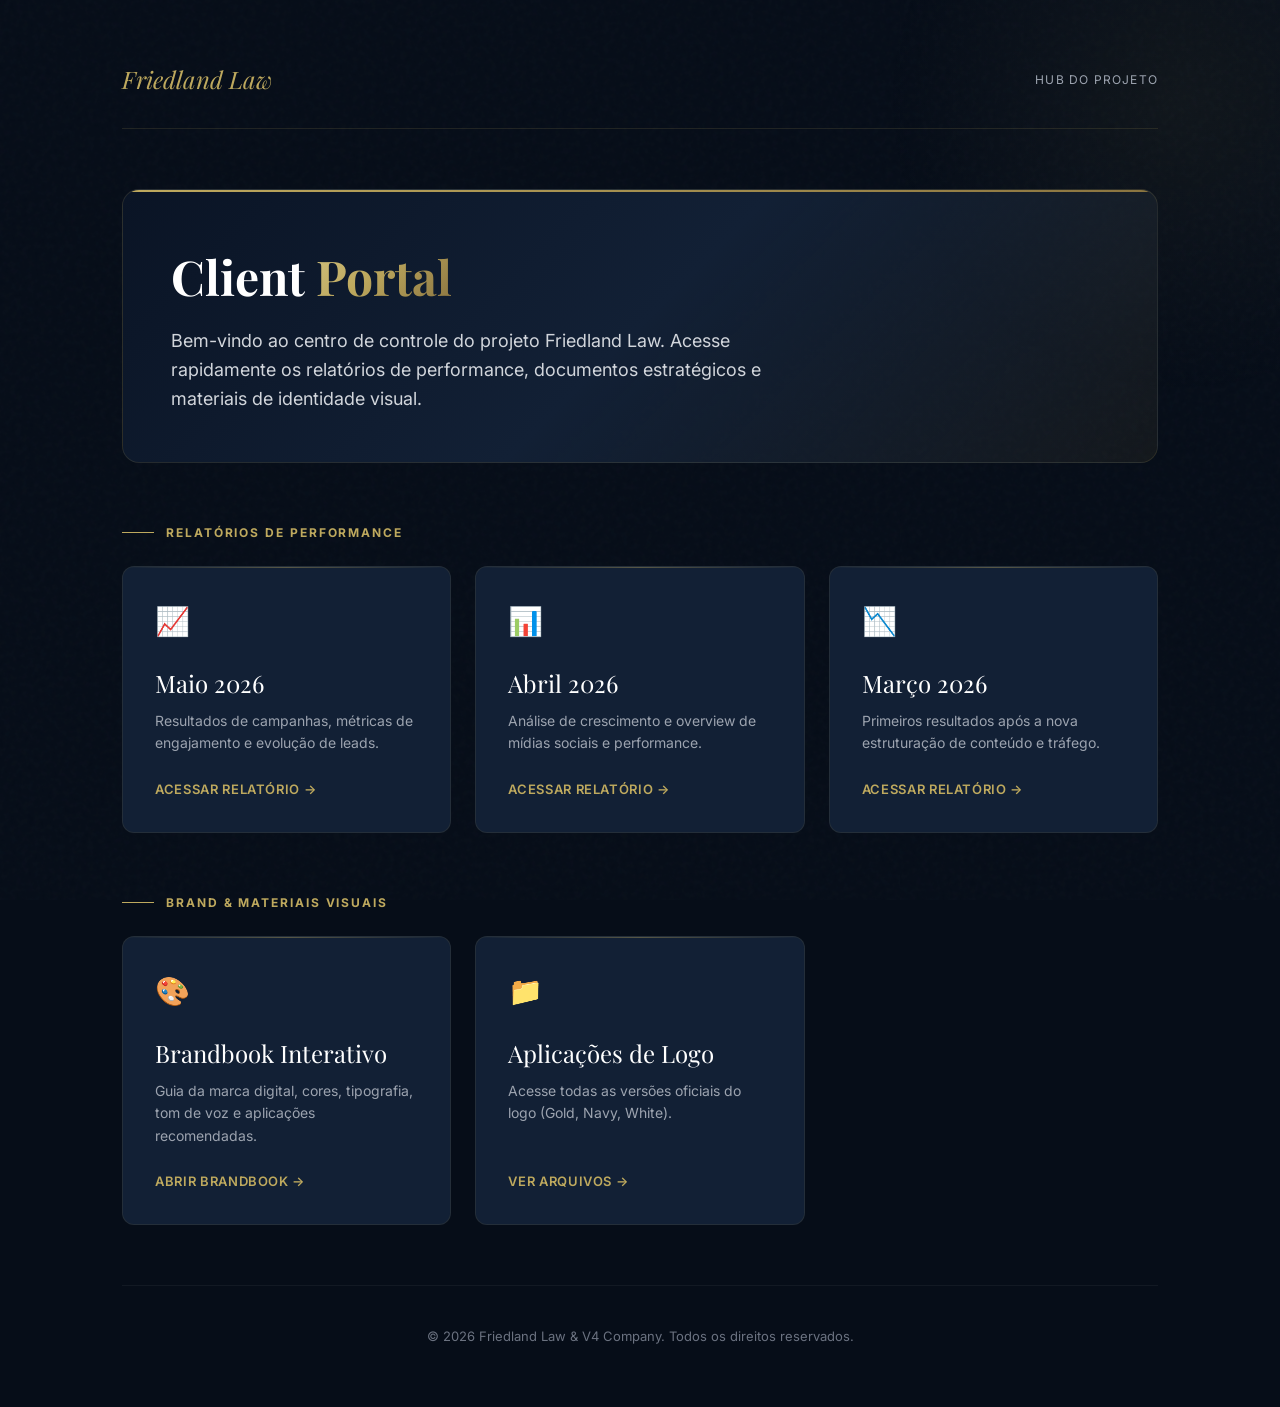
<file: index.html>
<!DOCTYPE html>
<html lang="pt-BR">
<head>
  <meta charset="UTF-8">
  <meta name="viewport" content="width=device-width, initial-scale=1.0">
  <title>Friedland Law | Client Portal</title>
  
  <link rel="preconnect" href="https://fonts.googleapis.com">
  <link rel="preconnect" href="https://fonts.gstatic.com" crossorigin>
  <link href="https://fonts.googleapis.com/css2?family=Inter:wght@300;400;500;600;700&family=Playfair+Display:ital,wght@0,400;0,700;1,400&display=swap" rel="stylesheet">
  
  <style>
    :root {
      --fl-navy-950: #060d18;
      --fl-navy-900: #0A1425;
      --fl-navy-800: #122035;
      --fl-navy-700: #1a2d4a;
      
      --fl-gold-500: #a8904f;
      --fl-gold-400: #BEA95E;
      --fl-gold-300: #cfc07e;
      
      --fl-white: #FFFFFF;
      --fl-gray-300: #D1D5DB;
      --fl-gray-400: #9CA3AF;
      --fl-gray-500: #6B7280;
      
      --fl-font-primary: 'Inter', sans-serif;
      --fl-font-display: 'Playfair Display', serif;
      
      --fl-radius-md: 10px;
      --fl-radius-lg: 12px;
      --fl-radius-xl: 17px;
    }

    * { margin: 0; padding: 0; box-sizing: border-box; }
    
    body {
      font-family: var(--fl-font-primary);
      background: var(--fl-navy-950);
      color: var(--fl-white);
      line-height: 1.6;
      overflow-x: hidden;
    }

    body::before {
      content: '';
      position: fixed;
      inset: 0;
      background-image: url("data:image/svg+xml,%3Csvg viewBox='0 0 200 200' xmlns='http://www.w3.org/2000/svg'%3E%3Cfilter id='n'%3E%3CfeTurbulence type='fractalNoise' baseFrequency='0.75' numOctaves='4' stitchTiles='stitch'/%3E%3C/filter%3E%3Crect width='100%25' height='100%25' filter='url(%23n)' opacity='0.04'/%3E%3C/svg%3E");
      pointer-events: none;
      z-index: 0;
      opacity: 0.6;
    }

    .ambient {
      position: fixed; inset: 0; pointer-events: none; z-index: 0;
    }
    .ambient::before {
      content: ''; position: absolute; top: -200px; right: -200px;
      width: 600px; height: 600px;
      background: radial-gradient(circle, rgba(190,169,94,0.06) 0%, transparent 70%);
      border-radius: 50%;
    }
    
    .container {
      max-width: 1100px;
      margin: 0 auto;
      padding: 60px 32px;
      position: relative;
      z-index: 1;
    }

    /* HEADER */
    header {
      display: flex;
      justify-content: space-between;
      align-items: center;
      margin-bottom: 60px;
      padding-bottom: 30px;
      border-bottom: 1px solid rgba(190,169,94,0.15);
    }
    
    .logo-area {
      display: flex;
      align-items: center;
      gap: 16px;
    }
    .logo-area img {
      height: 48px;
    }
    .portal-title {
      font-family: var(--fl-font-display);
      font-size: 24px;
      color: var(--fl-gold-400);
      font-style: italic;
    }

    /* HERO */
    .hero {
      background: linear-gradient(135deg, var(--fl-navy-900) 0%, var(--fl-navy-800) 50%, rgba(138,116,64,0.1) 100%);
      border: 1px solid rgba(190,169,94,0.15);
      border-radius: var(--fl-radius-xl);
      padding: 48px;
      margin-bottom: 60px;
      position: relative;
      overflow: hidden;
    }
    .hero::before {
      content: '';
      position: absolute; top: 0; left: 0; right: 0; height: 2px;
      background: linear-gradient(to right, var(--fl-gold-400), #8a7440);
    }
    .hero h1 {
      font-family: var(--fl-font-display);
      font-size: 48px;
      margin-bottom: 12px;
      color: var(--fl-white);
    }
    .hero h1 span {
      background: linear-gradient(135deg, var(--fl-gold-300) 0%, var(--fl-gold-400) 40%, #8a7440 100%);
      -webkit-background-clip: text;
      -webkit-text-fill-color: transparent;
    }
    .hero p {
      font-size: 18px;
      color: var(--fl-gray-300);
      max-width: 600px;
    }

    /* GRID SECTION */
    .section-title {
      font-size: 12px;
      font-weight: 700;
      letter-spacing: 0.16em;
      text-transform: uppercase;
      color: var(--fl-gold-400);
      margin-bottom: 24px;
      display: flex;
      align-items: center;
      gap: 12px;
    }
    .section-title::before {
      content: '';
      width: 32px; height: 1px;
      background: var(--fl-gold-400);
    }

    .grid {
      display: grid;
      grid-template-columns: repeat(auto-fill, minmax(320px, 1fr));
      gap: 24px;
      margin-bottom: 60px;
    }

    /* CARDS */
    .card {
      background: var(--fl-navy-800);
      border: 1px solid rgba(190,169,94,0.1);
      border-radius: var(--fl-radius-lg);
      padding: 32px;
      transition: all 0.3s ease;
      text-decoration: none;
      display: flex;
      flex-direction: column;
      position: relative;
      overflow: hidden;
    }
    .card:hover {
      border-color: rgba(190,169,94,0.4);
      transform: translateY(-4px);
      box-shadow: 0 12px 24px rgba(0,0,0,0.2);
    }
    .card::before {
      content: '';
      position: absolute; top: 0; left: 0; right: 0; height: 1px;
      background: linear-gradient(to right, transparent, rgba(190,169,94,0.4), transparent);
    }
    
    .card-icon {
      font-size: 28px;
      margin-bottom: 20px;
    }
    .card-title {
      font-family: var(--fl-font-display);
      font-size: 24px;
      color: var(--fl-white);
      margin-bottom: 8px;
    }
    .card-desc {
      font-size: 14px;
      color: var(--fl-gray-400);
      margin-bottom: 24px;
      flex-grow: 1;
    }
    .card-link {
      font-size: 13px;
      font-weight: 600;
      color: var(--fl-gold-400);
      letter-spacing: 0.05em;
      text-transform: uppercase;
      display: inline-flex;
      align-items: center;
      gap: 8px;
    }
    .card:hover .card-link {
      color: var(--fl-gold-300);
    }

    /* FOOTER */
    footer {
      text-align: center;
      padding-top: 40px;
      border-top: 1px solid rgba(255,255,255,0.05);
      color: var(--fl-gray-500);
      font-size: 13px;
    }
  </style>
</head>
<body>

  <div class="ambient"></div>

  <div class="container">
    <header>
      <div class="logo-area">
        <!-- Substitua pelo caminho do logo oficial se houver na Vercel -->
        <div class="portal-title">Friedland Law</div>
      </div>
      <div>
        <span style="font-size:12px; color:var(--fl-gray-400); letter-spacing:0.1em; text-transform:uppercase;">Hub do Projeto</span>
      </div>
    </header>

    <div class="hero">
      <h1>Client <span>Portal</span></h1>
      <p>Bem-vindo ao centro de controle do projeto Friedland Law. Acesse rapidamente os relatórios de performance, documentos estratégicos e materiais de identidade visual.</p>
    </div>

    <div class="section-title">Relatórios de Performance</div>
    <div class="grid">
      <!-- Report Maio 2026 -->
      <a href="/reports/2026/05/" class="card">
        <div class="card-icon">📈</div>
        <div class="card-title">Maio 2026</div>
        <div class="card-desc">Resultados de campanhas, métricas de engajamento e evolução de leads.</div>
        <div class="card-link">Acessar Relatório &rarr;</div>
      </a>
      
      <!-- Report Abril 2026 -->
      <a href="/reports/2026/04/" class="card">
        <div class="card-icon">📊</div>
        <div class="card-title">Abril 2026</div>
        <div class="card-desc">Análise de crescimento e overview de mídias sociais e performance.</div>
        <div class="card-link">Acessar Relatório &rarr;</div>
      </a>

      <!-- Report Março 2026 -->
      <a href="/reports/2026/03/" class="card">
        <div class="card-icon">📉</div>
        <div class="card-title">Março 2026</div>
        <div class="card-desc">Primeiros resultados após a nova estruturação de conteúdo e tráfego.</div>
        <div class="card-link">Acessar Relatório &rarr;</div>
      </a>
    </div>

    <div class="section-title">Brand & Materiais Visuais</div>
    <div class="grid">
      <a href="/brandbook.html" class="card">
        <div class="card-icon">🎨</div>
        <div class="card-title">Brandbook Interativo</div>
        <div class="card-desc">Guia da marca digital, cores, tipografia, tom de voz e aplicações recomendadas.</div>
        <div class="card-link">Abrir Brandbook &rarr;</div>
      </a>

      <a href="/assets/brand/" class="card" target="_blank">
        <div class="card-icon">📁</div>
        <div class="card-title">Aplicações de Logo</div>
        <div class="card-desc">Acesse todas as versões oficiais do logo (Gold, Navy, White).</div>
        <div class="card-link">Ver Arquivos &rarr;</div>
      </a>
    </div>

    <footer>
      &copy; 2026 Friedland Law & V4 Company. Todos os direitos reservados.
    </footer>
  </div>

</body>
</html>
</file>
